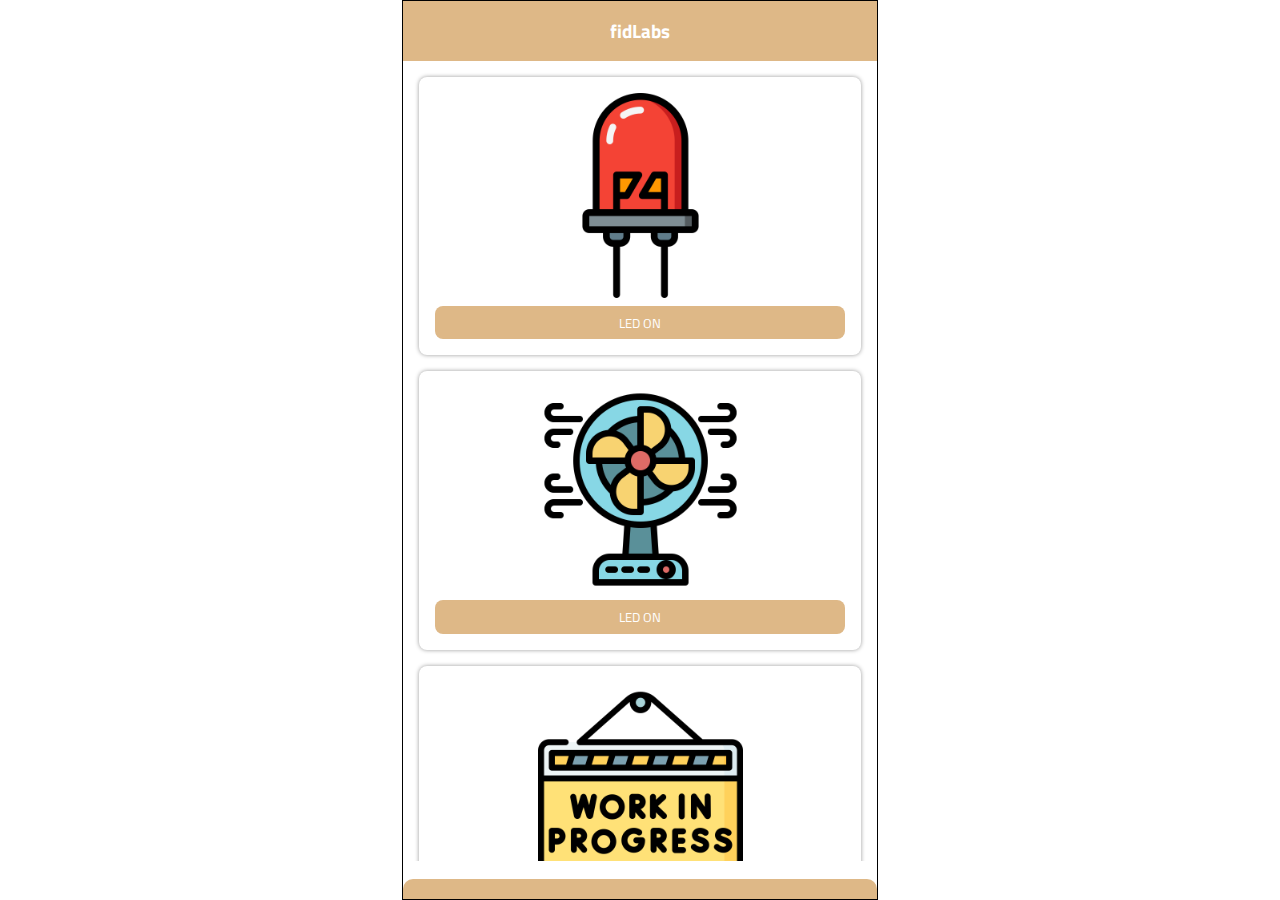
<file: index.html>
<!DOCTYPE html>
<html lang="en">
<head>
    <meta charset="UTF-8">
    <meta name="viewport" content="width=device-width, initial-scale=1.0">
    <title>fidLabs</title>
    <link rel="stylesheet" href="style.css">
    <link rel="stylesheet" href="https://cdnjs.cloudflare.com/ajax/libs/font-awesome/6.6.0/css/all.min.css" integrity="sha512-Kc323vGBEqzTmouAECnVceyQqyqdsSiqLQISBL29aUW4U/M7pSPA/gEUZQqv1cwx4OnYxTxve5UMg5GT6L4JJg==" crossorigin="anonymous" referrerpolicy="no-referrer" />
</head>
<body>
    <div class="layouts">
        <section class="navbar">
            <h3>fidLabs</h3>
        </section>
        <section class="items">
            <div class="item">
                <img src="Assets/led-on.png" alt="">
                <button onclick="location.href='led.html'">LED ON</button>
            </div>
            <div class="item">
                <img src="Assets/fan.png" alt="">
                <button>LED ON</button>
            </div>
            <div class="item">
                <img src="Assets/wip.png" alt="">
                <button>LED ON</button>
            </div>
        </section>
        <section class="bottombar">
            <ul>
                <li>
                    <a href="/"><i class="fa-solid fa-home"></i></a>
                </li>
                <li>
                    <a href="led.html"><i class="fa-solid fa-lightbulb"></i></a>
                </li>
                <li>
                    <a href=""><i class="fa-solid fa-fan"></i></a>
                </li>
                <li>
                    <a href=""><i class="fa-solid fa-user"></i></a>
                </li>
            </ul>
        </section>
    </div>
    <script src="script.js"></script>
</body>
</html>
</file>
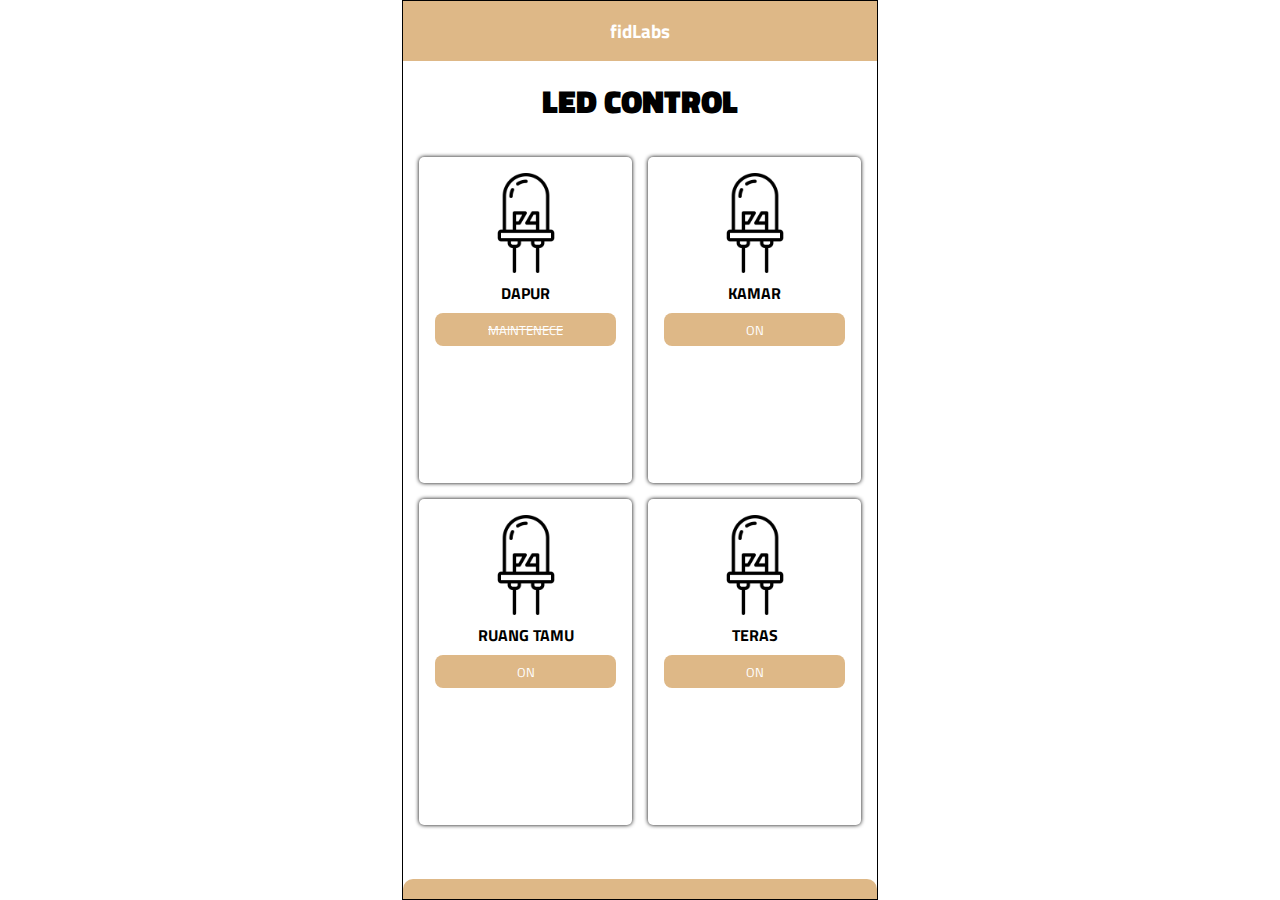
<file: led.html>
<!DOCTYPE html>
<html lang="en">
<head>
    <meta charset="UTF-8">
    <meta name="viewport" content="width=device-width, initial-scale=1.0">
    <title>fidLabs</title>
    <link rel="stylesheet" href="style.css">
    <link rel="stylesheet" href="https://cdnjs.cloudflare.com/ajax/libs/font-awesome/6.6.0/css/all.min.css" integrity="sha512-Kc323vGBEqzTmouAECnVceyQqyqdsSiqLQISBL29aUW4U/M7pSPA/gEUZQqv1cwx4OnYxTxve5UMg5GT6L4JJg==" crossorigin="anonymous" referrerpolicy="no-referrer" />
</head>
<body>
    <div class="layouts">
        <section class="navbar">
            <h3>fidLabs</h3>
        </section>
        <section class="page-title">
            <h3>LED CONTROL</h3>
        </section>
        <section class="leds">
            <div class="led">
                <img src="Assets/led-off.png" alt="" id="dapurImg">
                <p class="led-description">DAPUR</p>
                <button onclick="setDapurLed()" id="dapurBulp"><strike>MAINTENECE</strike></button>
            </div>
            <div class="led">
                <img src="Assets/led-off.png" alt="" id="kamarImg">
                <p class="led-description">KAMAR</p>
                <button onclick="setKamarLed()" id="kamarBulp">ON</button>
            </div>
            <div class="led">
                <img src="Assets/led-off.png" alt="" id="tamuImg">
                <p class="led-description">RUANG TAMU</p>
                <button onclick="setTamuLed()" id="tamuBulp">ON</button>
            </div>
            <div class="led">
                <img src="Assets/led-off.png" alt="" id="terasImg">
                <p class="led-description">TERAS</p>
                <button onclick="setTerasLed()" id="terasBulp">ON</button>
            </div>
        </section>
        <section class="bottombar">
            <ul>
                <li>
                    <a href="/"><i class="fa-solid fa-home"></i></a>
                </li>
                <li>
                    <a href="led.html"><i class="fa-solid fa-lightbulb"></i></a>
                </li>
                <li>
                    <a href=""><i class="fa-solid fa-fan"></i></a>
                </li>
                <li>
                    <a href=""><i class="fa-solid fa-user"></i></a>
                </li>
            </ul>
        </section>
    </div>
    <script src="script.js"></script>
</body>
</html>
</file>
<file: style.css>
@import url('https://fonts.googleapis.com/css2?family=Titillium+Web:ital,wght@0,200;0,300;0,400;0,600;0,700;0,900;1,200;1,300;1,400;1,600;1,700&display=swap');

*,
html{
    margin: 0;
    padding: 0;
    box-sizing: border-box;
    font-family: 'Titillium web', sans-serif;
    cursor: url('Assets/cursor.png'), auto;
}

.layouts{
    max-width: 476px;
    margin: 0 auto;
    text-align: center;
    height: 100vh;
    border: 1px solid black;
    position: relative;
}

.navbar{
    background-color: burlywood;
    padding: 16px;
    color: white;
}

.items{
    display: flex;
    flex-direction: column;
    height: calc(100vh - 100px);
    overflow-y: scroll;
    padding: 16px;
    gap: 16px
}

.item{
    display: flex;
    align-items: center;
    flex-direction: column;
    background-color: white;
    padding: 16px;
    box-shadow: 0px 0px 4px #999;
    border-radius: 8px;
    gap: 8px;
}

.item img{
    width: 50%;
}

.item button,
.led button{
    width: 100%;
    height: 2.5em;
    background-color: burlywood;
    color: white;
    border: none;
    border-radius: 8px;
}

.page-title{
    padding: 16px;
}

.page-title h3{
    text-align: center;
    font-weight: 800;
    font-size: xx-large;
}

.leds{
    display: grid;
    grid-template-columns: repeat(2, 1fr);
    gap: 16px;
    padding: 16px;
    height: calc(100vh - 200px);
    overflow-y: scroll;
}

.led{
    display: flex;
    flex-direction: column;
    align-items: center;
    gap: 8px;
    padding: 16px;
    box-shadow: 0px 0px 4px black;
    border-radius: 5px;
}

.led-description{
    font-weight: 700;   
}

.led img{
    width: 100px;
    object-fit: cover;
}

.bottombar{
    position: absolute;
    bottom: 0;
    left: 0;
    background-color: burlywood;
    width: 100%;
    padding: 10px;
    border-top-left-radius: 10px;
    border-top-right-radius: 10px;
}

.bottombar ul{
    display: flex;
    list-style-type: none;
}

.bottombar ul li{
    flex: 1;
}

.bottombar ul li a{
    text-decoration: none;
    color: white;
    font-size: x-large;
    display: block;
}

.bottombar ul li a:hover{
    scale: 110%;
    transition: all .3 ease-in-out;
}
</file>
